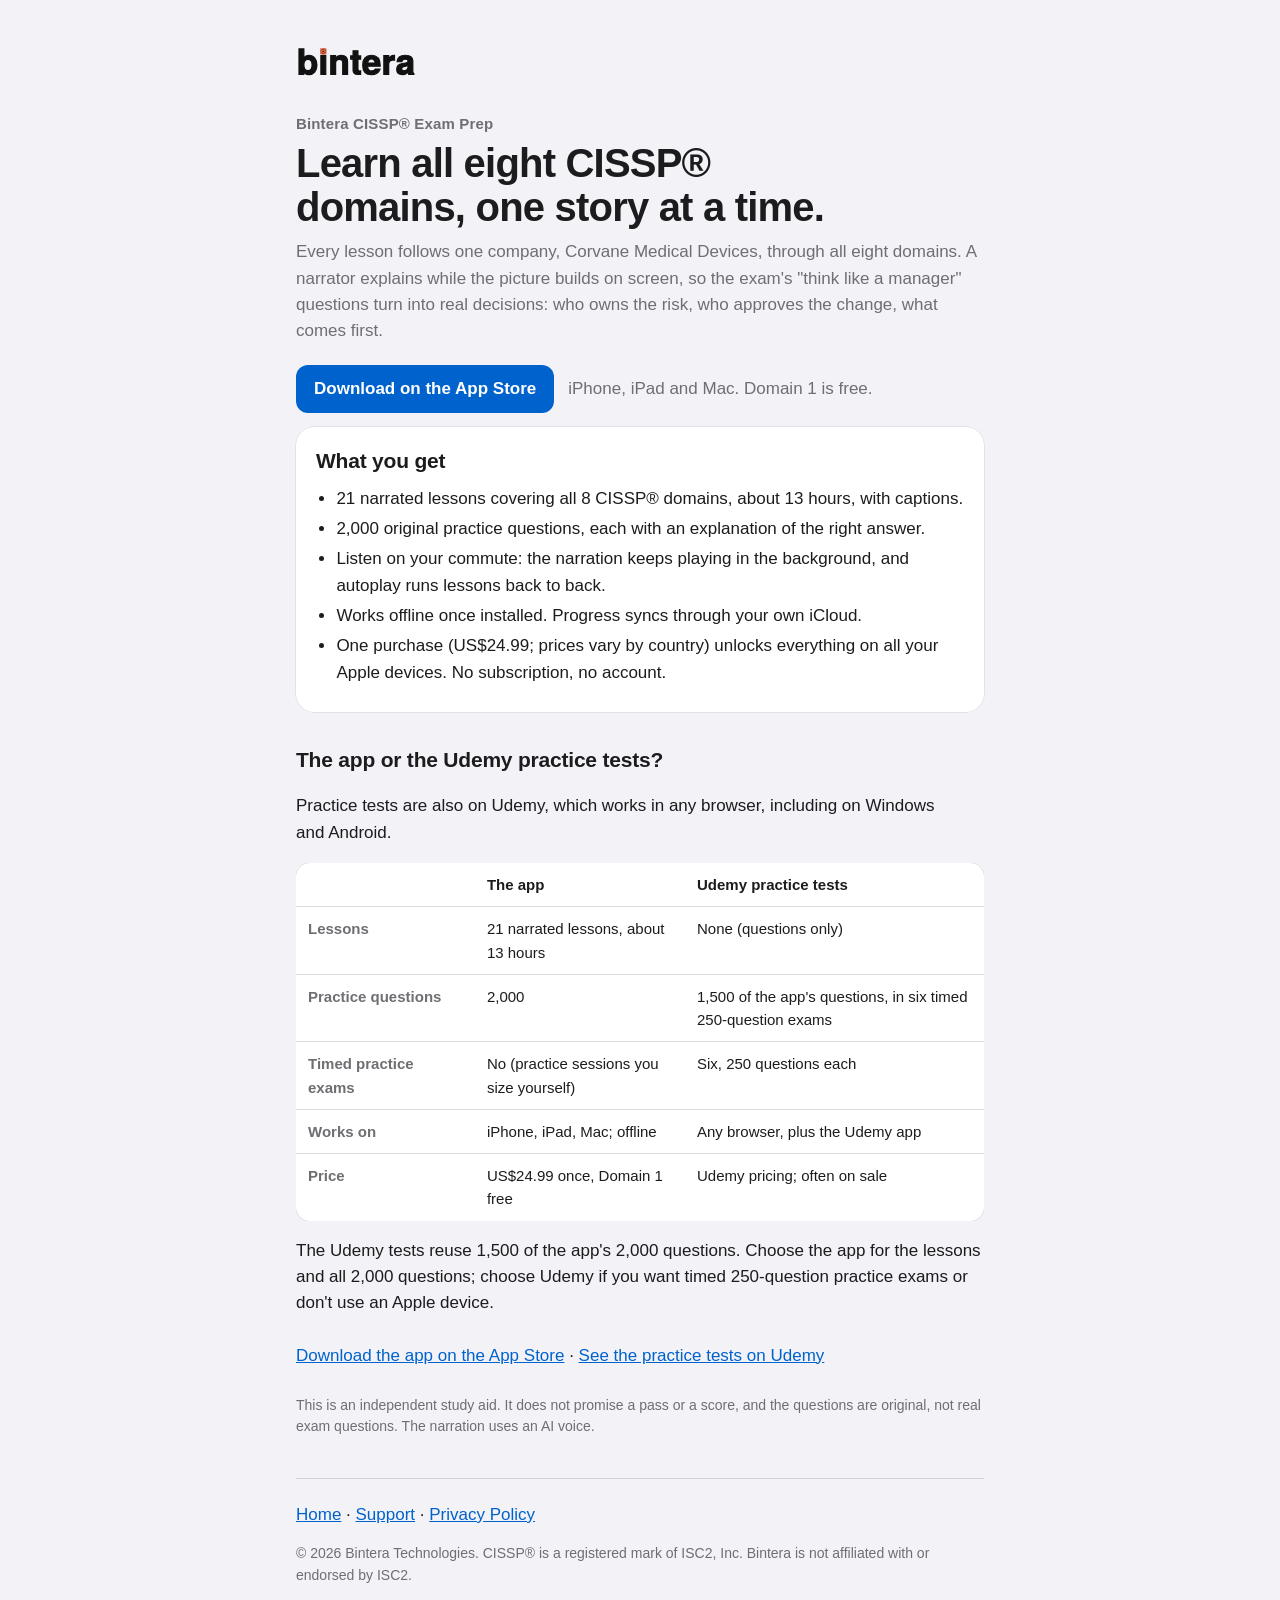
<file: index.html>
<!doctype html>
<html lang="en">
<head>
<meta charset="utf-8">
<meta name="viewport" content="width=device-width,initial-scale=1">
<title>Bintera CISSP® Exam Prep</title>
<meta name="description" content="Learn all eight CISSP® domains through one company's story: 21 narrated lessons and 2,000 practice questions on iPhone, iPad and Mac. Domain 1 is free.">
<meta property="og:type" content="website">
<meta property="og:title" content="Bintera CISSP® Exam Prep">
<meta property="og:description" content="Learn all eight CISSP® domains through one company's story: 21 narrated lessons and 2,000 practice questions on iPhone, iPad and Mac.">
<meta property="og:url" content="https://mekanoman.github.io/cissp-exam-prep/">
<meta name="twitter:card" content="summary">
<link rel="icon" href="favicon.ico" sizes="any">
<link rel="icon" type="image/svg+xml" href="bintera-favicon.svg">
<link rel="icon" type="image/png" sizes="32x32" href="favicon-32.png">
<link rel="icon" type="image/png" sizes="16x16" href="favicon-16.png">
<link rel="apple-touch-icon" href="apple-touch-icon.png">
<link rel="stylesheet" href="style.css">
</head>
<body>
<main>
  <a class="brand" href="./" aria-label="Bintera home"><picture><source srcset="img/bintera-wordmark-on-dark.svg" media="(prefers-color-scheme: dark)"><img class="wordmark" src="img/bintera-wordmark-on-light.svg" alt="bintera" width="120" height="28"></picture></a>
  <p class="eyebrow">Bintera CISSP® Exam Prep</p>
  <h1>Learn all eight CISSP® domains, one story at a time.</h1>
  <p class="lede">Every lesson follows one company, Corvane Medical Devices, through all eight domains. A narrator explains while the picture builds on screen, so the exam's "think like a manager" questions turn into real decisions: who owns the risk, who approves the change, what comes first.</p>

  <p class="cta"><a class="button" href="https://apps.apple.com/app/apple-store/id6832033754?pt=129090365&amp;mt=8&amp;ct=site-home">Download on the App Store</a> <span class="muted">iPhone, iPad and Mac. Domain 1 is free.</span></p>

  <div class="card">
    <h2>What you get</h2>
    <ul>
      <li>21 narrated lessons covering all 8 CISSP® domains, about 13 hours, with captions.</li>
      <li>2,000 original practice questions, each with an explanation of the right answer.</li>
      <li>Listen on your commute: the narration keeps playing in the background, and autoplay runs lessons back to back.</li>
      <li>Works offline once installed. Progress syncs through your own iCloud.</li>
      <li>One purchase (US$24.99; prices vary by country) unlocks everything on all your Apple devices. No subscription, no account.</li>
    </ul>
  </div>

  <h2>The app or the Udemy practice tests?</h2>
  <p>Practice tests are also on Udemy, which works in any browser, including on Windows and Android.</p>

  <div class="table-wrap">
  <table>
    <thead><tr><td></td><th scope="col">The app</th><th scope="col">Udemy practice tests</th></tr></thead>
    <tbody>
      <tr><th scope="row">Lessons</th><td>21 narrated lessons, about 13 hours</td><td>None (questions only)</td></tr>
      <tr><th scope="row">Practice questions</th><td>2,000</td><td>1,500 of the app's questions, in six timed 250-question exams</td></tr>
      <tr><th scope="row">Timed practice exams</th><td>No (practice sessions you size yourself)</td><td>Six, 250 questions each</td></tr>
      <tr><th scope="row">Works on</th><td>iPhone, iPad, Mac; offline</td><td>Any browser, plus the Udemy app</td></tr>
      <tr><th scope="row">Price</th><td>US$24.99 once, Domain 1 free</td><td>Udemy pricing; often on sale</td></tr>
    </tbody>
  </table>
  </div>
  <p>The Udemy tests reuse 1,500 of the app's 2,000 questions. Choose the app for the lessons and all 2,000 questions; choose Udemy if you want timed 250-question practice exams or don't use an Apple device.</p>
  <p class="links"><a href="https://apps.apple.com/app/apple-store/id6832033754?pt=129090365&amp;mt=8&amp;ct=site-compare">Download the app on the App Store</a> · <a href="https://www.udemy.com/course/cissp-practice-tests-exams-504-questions/?referralCode=E7CF01A38A4635B59838">See the practice tests on Udemy</a></p>

  <p class="small">This is an independent study aid. It does not promise a pass or a score, and the questions are original, not real exam questions. The narration uses an AI voice.</p>

  <footer class="foot">
    <p class="links"><a href="./" aria-current="page">Home</a> · <a href="support.html">Support</a> · <a href="privacy.html">Privacy Policy</a></p>
    <p class="small">© 2026 Bintera Technologies. CISSP® is a registered mark of ISC2, Inc. Bintera is not affiliated with or endorsed by ISC2.</p>
  </footer>
</main>
</body>
</html>
</file>
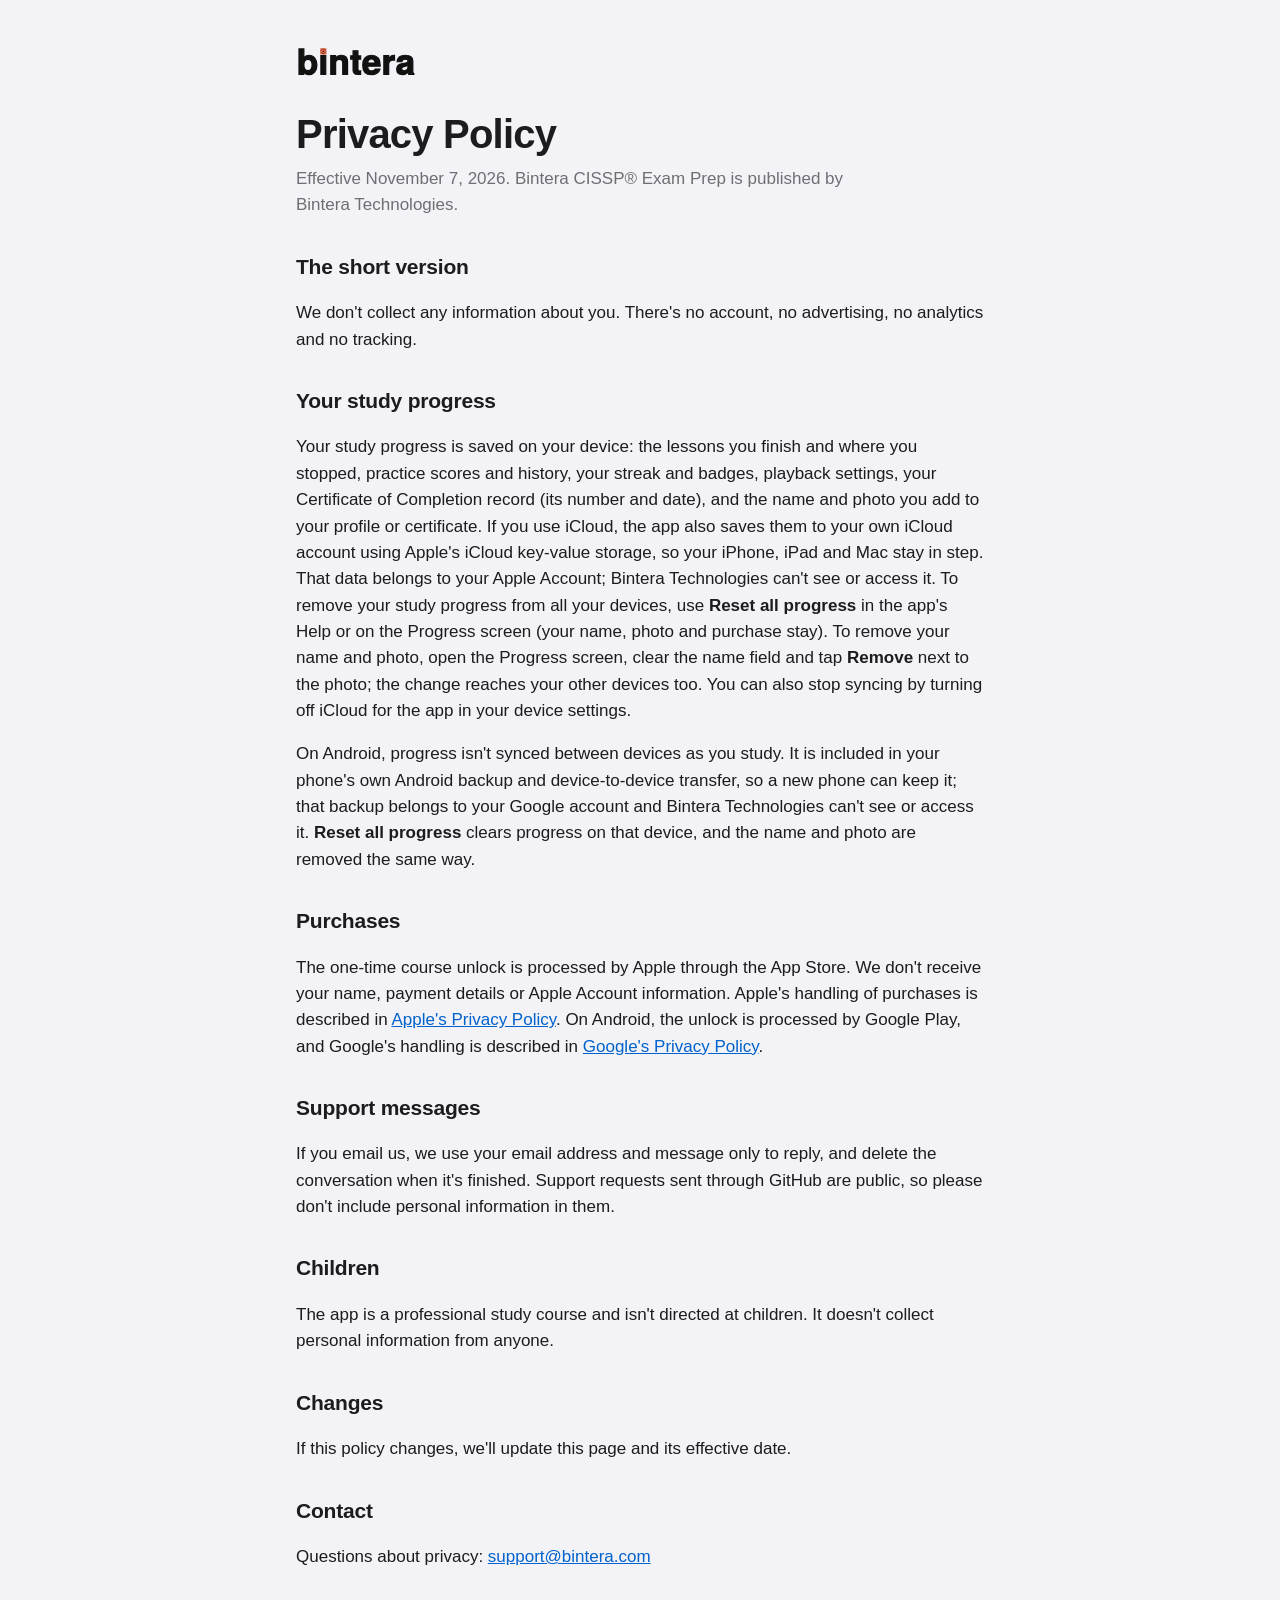
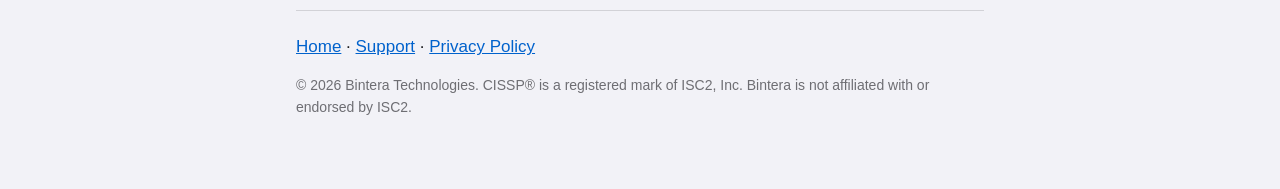
<file: privacy.html>
<!doctype html>
<html lang="en">
<head>
<meta charset="utf-8">
<meta name="viewport" content="width=device-width,initial-scale=1">
<title>Privacy Policy · Bintera CISSP® Exam Prep</title>
<meta name="description" content="Bintera CISSP® Exam Prep collects no data: no accounts, no analytics and no tracking.">
<meta property="og:type" content="website">
<meta property="og:title" content="Privacy Policy · Bintera CISSP® Exam Prep">
<meta property="og:description" content="Bintera CISSP® Exam Prep collects no data: no accounts, no analytics and no tracking.">
<meta property="og:url" content="https://mekanoman.github.io/cissp-exam-prep/privacy.html">
<meta name="twitter:card" content="summary">
<link rel="icon" href="favicon.ico" sizes="any">
<link rel="icon" type="image/svg+xml" href="bintera-favicon.svg">
<link rel="icon" type="image/png" sizes="32x32" href="favicon-32.png">
<link rel="icon" type="image/png" sizes="16x16" href="favicon-16.png">
<link rel="apple-touch-icon" href="apple-touch-icon.png">
<link rel="stylesheet" href="style.css">
</head>
<body>
<main>
  <a class="brand" href="./" aria-label="Bintera home"><picture><source srcset="img/bintera-wordmark-on-dark.svg" media="(prefers-color-scheme: dark)"><img class="wordmark" src="img/bintera-wordmark-on-light.svg" alt="bintera" width="120" height="28"></picture></a>
  <h1>Privacy Policy</h1>
  <p class="lede">Effective November 7, 2026. Bintera CISSP® Exam Prep is published by Bintera Technologies.</p>

  <h2>The short version</h2>
  <p>We don't collect any information about you. There's no account, no advertising, no analytics and no tracking.</p>

  <h2>Your study progress</h2>
  <p>Your study progress is saved on your device: the lessons you finish and where you stopped, practice scores and history, your streak and badges, playback settings, your Certificate of Completion record (its number and date), and the name and photo you add to your profile or certificate. If you use iCloud, the app also saves them to your own iCloud account using Apple's iCloud key-value storage, so your iPhone, iPad and Mac stay in step. That data belongs to your Apple Account; Bintera Technologies can't see or access it. To remove your study progress from all your devices, use <b>Reset all progress</b> in the app's Help or on the Progress screen (your name, photo and purchase stay). To remove your name and photo, open the Progress screen, clear the name field and tap <b>Remove</b> next to the photo; the change reaches your other devices too. You can also stop syncing by turning off iCloud for the app in your device settings.</p>
  <p>On Android, progress isn't synced between devices as you study. It is included in your phone's own Android backup and device-to-device transfer, so a new phone can keep it; that backup belongs to your Google account and Bintera Technologies can't see or access it. <b>Reset all progress</b> clears progress on that device, and the name and photo are removed the same way.</p>

  <h2>Purchases</h2>
  <p>The one-time course unlock is processed by Apple through the App Store. We don't receive your name, payment details or Apple Account information. Apple's handling of purchases is described in <a href="https://www.apple.com/legal/privacy/">Apple's Privacy Policy</a>. On Android, the unlock is processed by Google Play, and Google's handling is described in <a href="https://policies.google.com/privacy">Google's Privacy Policy</a>.</p>

  <h2>Support messages</h2>
  <p>If you email us, we use your email address and message only to reply, and delete the conversation when it's finished. Support requests sent through GitHub are public, so please don't include personal information in them.</p>

  <h2>Children</h2>
  <p>The app is a professional study course and isn't directed at children. It doesn't collect personal information from anyone.</p>

  <h2>Changes</h2>
  <p>If this policy changes, we'll update this page and its effective date.</p>

  <h2>Contact</h2>
  <p>Questions about privacy: <a href="mailto:support@bintera.com">support@bintera.com</a></p>
  <footer class="foot">
    <p class="links"><a href="./">Home</a> · <a href="support.html">Support</a> · <a href="privacy.html" aria-current="page">Privacy Policy</a></p>
    <p class="small">© 2026 Bintera Technologies. CISSP® is a registered mark of ISC2, Inc. Bintera is not affiliated with or endorsed by ISC2.</p>
  </footer>
</main>
</body>
</html>
</file>
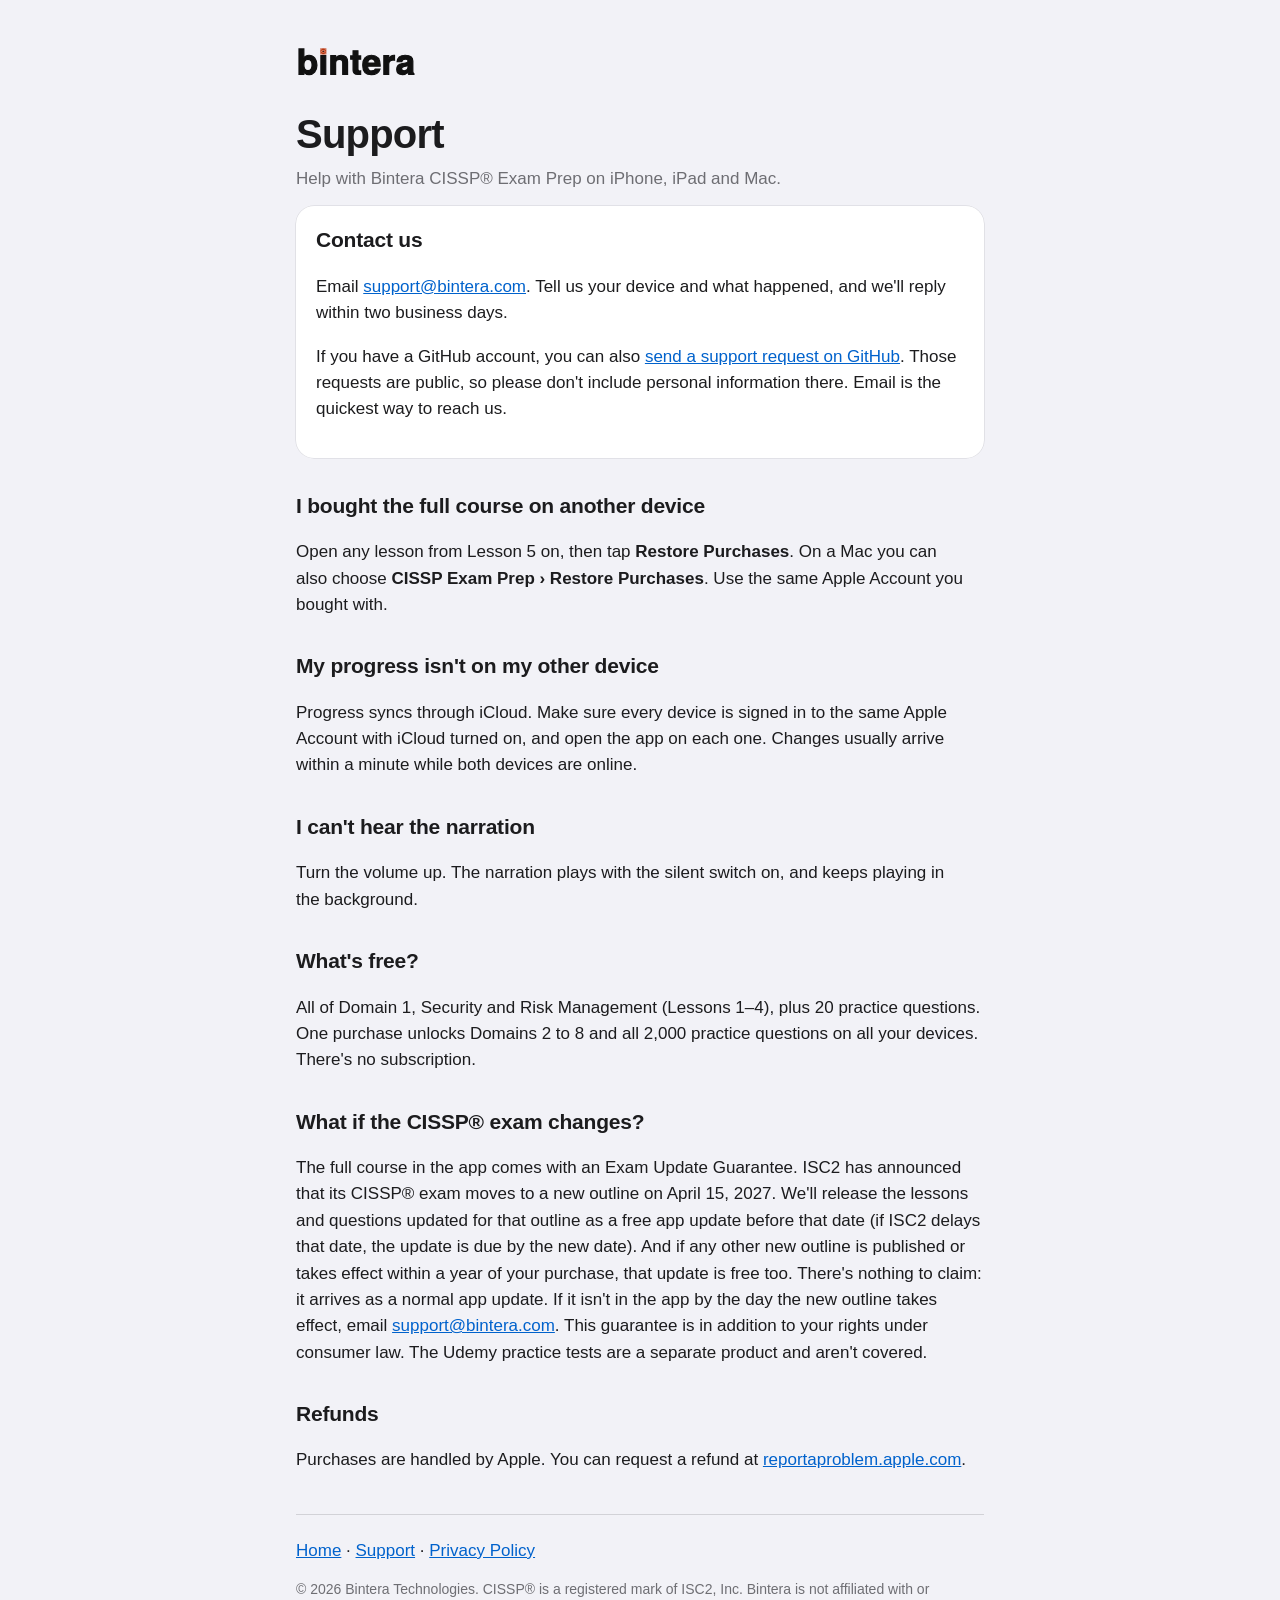
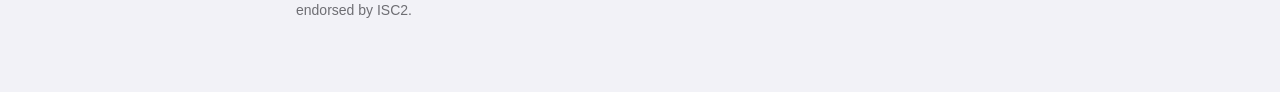
<file: support.html>
<!doctype html>
<html lang="en">
<head>
<meta charset="utf-8">
<meta name="viewport" content="width=device-width,initial-scale=1">
<title>Support · Bintera CISSP® Exam Prep</title>
<meta name="description" content="Help with Bintera CISSP® Exam Prep on iPhone, iPad and Mac: restoring a purchase, syncing progress, sound and refunds.">
<meta property="og:type" content="website">
<meta property="og:title" content="Support · Bintera CISSP® Exam Prep">
<meta property="og:description" content="Help with Bintera CISSP® Exam Prep on iPhone, iPad and Mac: restoring a purchase, syncing progress, sound and refunds.">
<meta property="og:url" content="https://mekanoman.github.io/cissp-exam-prep/support.html">
<meta name="twitter:card" content="summary">
<link rel="icon" href="favicon.ico" sizes="any">
<link rel="icon" type="image/svg+xml" href="bintera-favicon.svg">
<link rel="icon" type="image/png" sizes="32x32" href="favicon-32.png">
<link rel="icon" type="image/png" sizes="16x16" href="favicon-16.png">
<link rel="apple-touch-icon" href="apple-touch-icon.png">
<link rel="stylesheet" href="style.css">
</head>
<body>
<main>
  <a class="brand" href="./" aria-label="Bintera home"><picture><source srcset="img/bintera-wordmark-on-dark.svg" media="(prefers-color-scheme: dark)"><img class="wordmark" src="img/bintera-wordmark-on-light.svg" alt="bintera" width="120" height="28"></picture></a>
  <h1>Support</h1>
  <p class="lede">Help with Bintera CISSP® Exam Prep on iPhone, iPad and Mac.</p>

  <div class="card">
    <h2>Contact us</h2>
    <p>Email <a href="mailto:support@bintera.com">support@bintera.com</a>. Tell us your device and what happened, and we'll reply within two business days.</p>
    <p>If you have a GitHub account, you can also <a href="https://github.com/mekanoman/cissp-exam-prep/issues/new?template=support.yml">send a support request on GitHub</a>. Those requests are public, so please don't include personal information there. Email is the quickest way to reach us.</p>
  </div>

  <h2>I bought the full course on another device</h2>
  <p>Open any lesson from Lesson 5 on, then tap <b>Restore Purchases</b>. On a Mac you can also choose <b>CISSP Exam Prep › Restore Purchases</b>. Use the same Apple Account you bought with.</p>

  <h2>My progress isn't on my other device</h2>
  <p>Progress syncs through iCloud. Make sure every device is signed in to the same Apple Account with iCloud turned on, and open the app on each one. Changes usually arrive within a minute while both devices are online.</p>

  <h2>I can't hear the narration</h2>
  <p>Turn the volume up. The narration plays with the silent switch on, and keeps playing in the background.</p>

  <h2>What's free?</h2>
  <p>All of Domain 1, Security and Risk Management (Lessons 1–4), plus 20 practice questions. One purchase unlocks Domains 2 to 8 and all 2,000 practice questions on all your devices. There's no subscription.</p>

  <h2>What if the CISSP® exam changes?</h2>
  <p>The full course in the app comes with an Exam Update Guarantee. ISC2 has announced that its CISSP® exam moves to a new outline on April 15, 2027. We'll release the lessons and questions updated for that outline as a free app update before that date (if ISC2 delays that date, the update is due by the new date). And if any other new outline is published or takes effect within a year of your purchase, that update is free too. There's nothing to claim: it arrives as a normal app update. If it isn't in the app by the day the new outline takes effect, email <a href="mailto:support@bintera.com">support@bintera.com</a>. This guarantee is in addition to your rights under consumer law. The Udemy practice tests are a separate product and aren't covered.</p>

  <h2>Refunds</h2>
  <p>Purchases are handled by Apple. You can request a refund at <a href="https://reportaproblem.apple.com">reportaproblem.apple.com</a>.</p>

  <footer class="foot">
    <p class="links"><a href="./">Home</a> · <a href="support.html" aria-current="page">Support</a> · <a href="privacy.html">Privacy Policy</a></p>
    <p class="small">© 2026 Bintera Technologies. CISSP® is a registered mark of ISC2, Inc. Bintera is not affiliated with or endorsed by ISC2.</p>
  </footer>
</main>
</body>
</html>
</file>
<file: style.css>
:root{--bg:#F2F2F7;--card:#fff;--ink:#1C1C1E;--muted:#6E6E73;--line:rgba(60,60,67,.18);--tint:#0062CC;--btn:#0062CC}
@media (prefers-color-scheme:dark){:root{--bg:#000;--card:#1C1C1E;--ink:#F2F2F7;--muted:#98989F;--line:rgba(84,84,88,.6);--tint:#0A84FF;--btn:#0062CC}}
*{box-sizing:border-box}
body{margin:0;background:var(--bg);color:var(--ink);font:17px/1.55 -apple-system,BlinkMacSystemFont,"SF Pro Text","Helvetica Neue",sans-serif;-webkit-font-smoothing:antialiased}
main{max-width:720px;margin:0 auto;padding:40px 16px 64px}
.brand{display:inline-flex;align-items:center;min-height:44px;gap:10px;font-weight:600;color:var(--ink);text-decoration:none;margin-bottom:28px}
h1{font-size:40px;line-height:1.1;letter-spacing:-.02em;margin:0 0 10px;text-wrap:balance}
h2{font-size:21px;letter-spacing:-.01em;margin:32px 0 6px}
.lede{color:var(--muted);margin:0 0 8px}
p,li{text-wrap:pretty}
a{color:var(--tint)}
.card{background:var(--card);border-radius:18px;padding:18px 20px;margin:14px 0;box-shadow:0 0 0 .5px var(--line)}
.card h2{margin-top:0}
.wordmark{display:block;height:28px;width:auto}
.eyebrow{font-weight:600;color:var(--muted);margin:0 0 6px;font-size:15px;letter-spacing:.01em}
.cta{display:flex;flex-wrap:wrap;align-items:center;gap:10px 14px;margin:20px 0 8px}
.button{display:inline-flex;align-items:center;background:var(--btn);color:#fff;text-decoration:none;font-weight:600;padding:11px 18px;border-radius:12px;min-height:44px}
.button:hover{filter:brightness(1.08)}
.muted{color:var(--muted)}
.small{color:var(--muted);font-size:14px}
ul{padding-left:1.2em;margin:8px 0}
li{margin:4px 0}
.table-wrap{overflow-x:auto;margin:12px 0}
table{width:100%;border-collapse:collapse;background:var(--card);border-radius:14px;overflow:hidden;box-shadow:0 0 0 .5px var(--line);font-size:15px}
th,td{text-align:left;vertical-align:top;padding:10px 12px;border-bottom:.5px solid var(--line)}
thead th{font-weight:600}
tbody th{font-weight:600;color:var(--muted);width:26%}
@media (max-width:480px){th,td{padding:9px 8px;font-size:14px}}
tbody tr:last-child th,tbody tr:last-child td{border-bottom:0}
.links a{display:inline-flex;align-items:center;min-height:44px}
.foot{margin-top:40px;padding-top:8px;border-top:.5px solid var(--line)}
.foot p{margin:6px 0}
</file>
